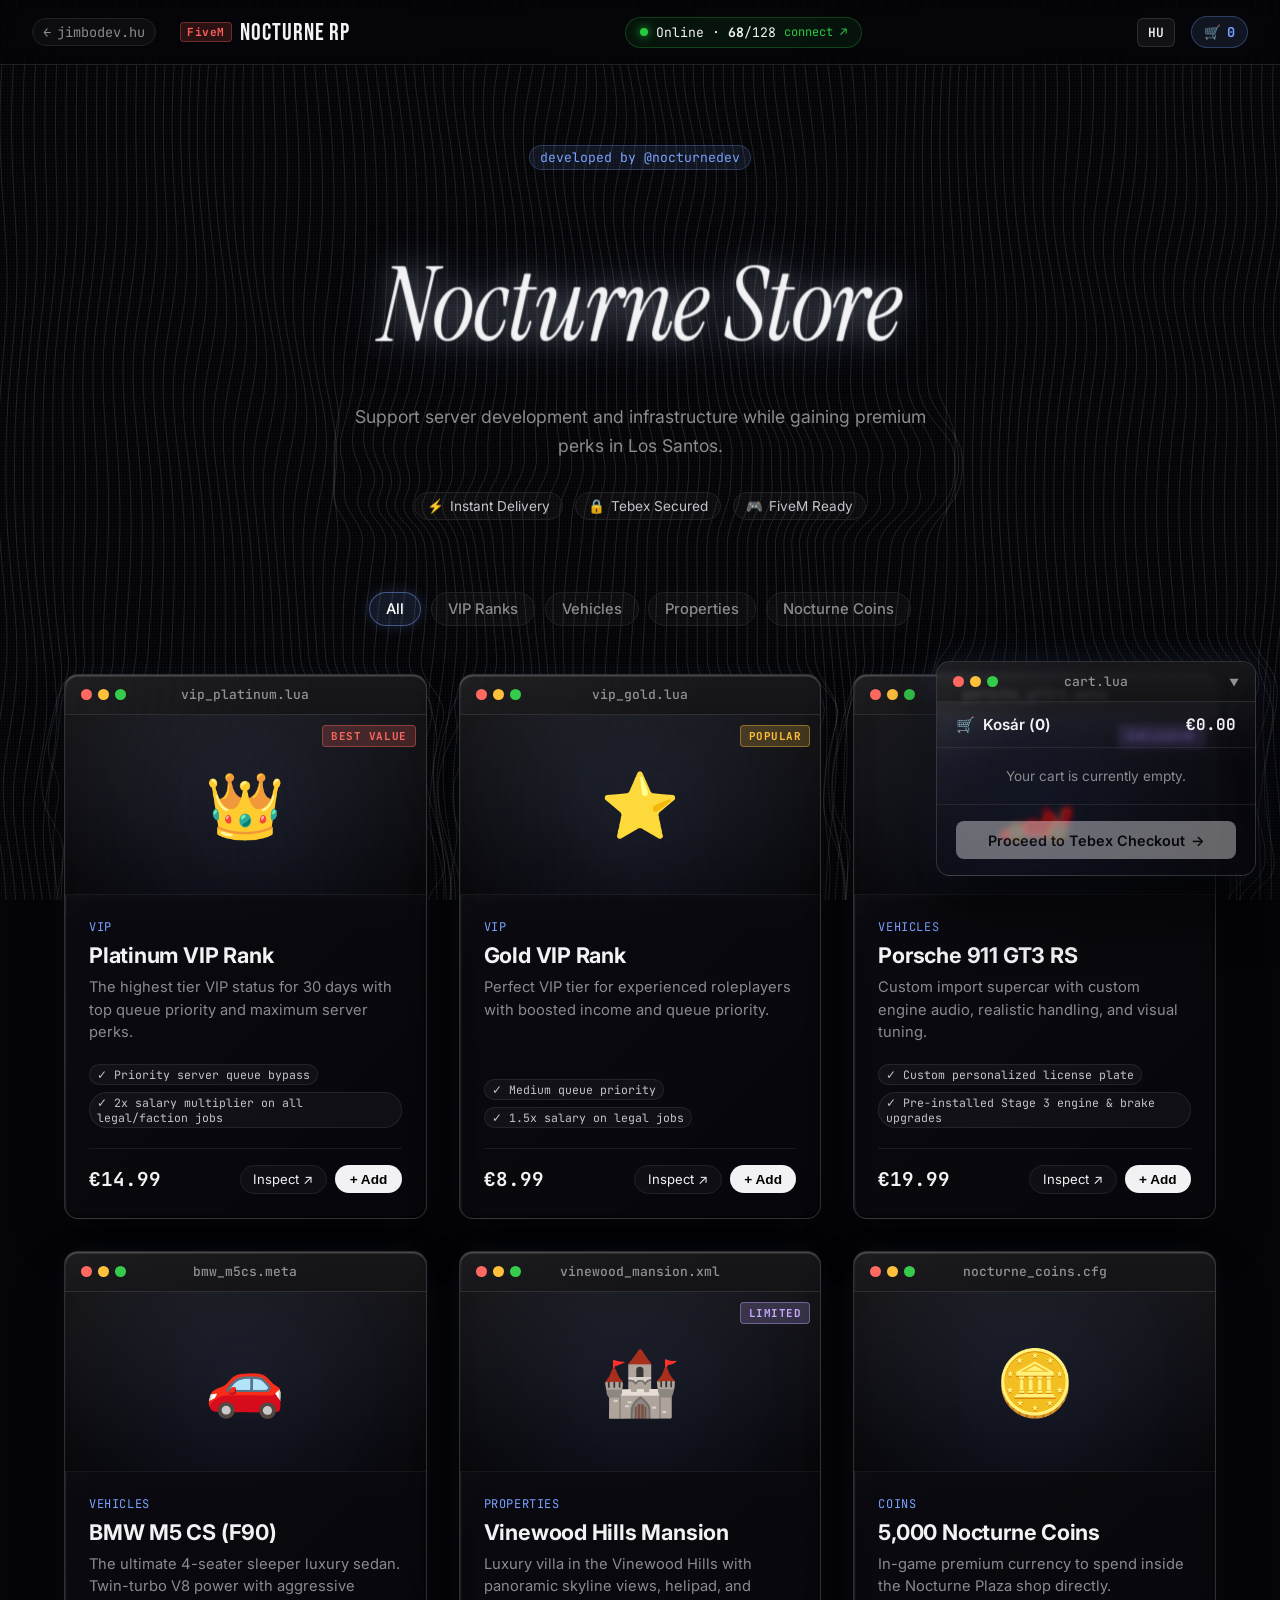
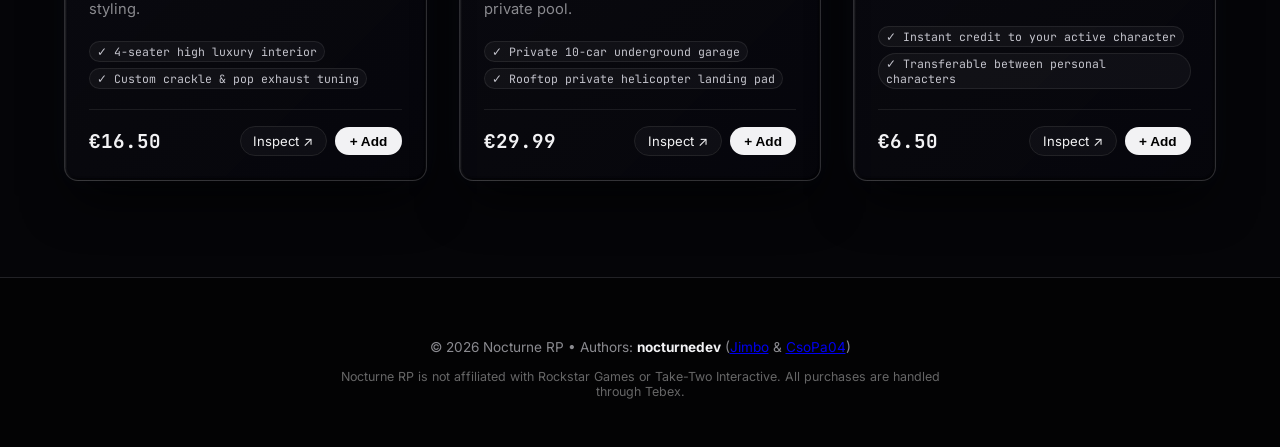
<file: nocturnedev/index.html>
<!DOCTYPE html>
<html lang="en">
<head>
  <meta charset="utf-8">
  <meta name="viewport" content="width=device-width, initial-scale=1">
  <title>Nocturne RP — Webstore &amp; Support | nocturnedev</title>
  <meta name="description" content="Official Nocturne RP FiveM Webstore. Support server development and acquire exclusive VIP ranks, custom vehicles, mansions, and in-game perks.">
  <meta name="keywords" content="Nocturne RP, FiveM store, FiveM shop, FiveM roleplay, VIP ranks, custom cars FiveM, Tebex store, nocturnedev, Jimbo Dev, GTA V RP">
  <meta name="author" content="nocturnedev (Jimbo Dev)">
  <meta name="theme-color" content="#050508">
  <meta name="robots" content="index, follow">

  <meta property="og:type" content="website">
  <meta property="og:url" content="https://jimbodev.hu/nocturnedev/">
  <meta property="og:title" content="Nocturne RP — Official FiveM Webstore | nocturnedev">
  <meta property="og:description" content="Support server development and acquire exclusive VIP ranks, custom vehicles, and in-game perks.">
  <meta property="og:image" content="https://jimbodev.hu/img/suzy.jpg">

  <meta name="twitter:card" content="summary_large_image">
  <meta name="twitter:title" content="Nocturne RP — Official FiveM Webstore">
  <meta name="twitter:description" content="Support server development and acquire exclusive VIP ranks, custom vehicles, and in-game perks.">
  <meta name="twitter:image" content="https://jimbodev.hu/img/suzy.jpg">

  <link rel="icon" type="image/png" href="../img/favicon.png">
  <link rel="preconnect" href="https://fonts.googleapis.com">
  <link rel="preconnect" href="https://fonts.gstatic.com" crossorigin>
  <link href="https://fonts.googleapis.com/css2?family=Bebas+Neue&family=Instrument+Serif:ital@0;1&family=JetBrains+Mono:wght@400;500;600&family=Inter:wght@400;500;600;700&display=swap" rel="stylesheet">
  
  <link rel="stylesheet" href="style.css">
</head>
<body>
  <canvas id="bg-canvas"></canvas>

  <header class="store-header">
    <div class="header-left">
      <a href="../" class="back-link" title="Vissza a portfólióra">
        <span>&larr;</span> <span>jimbodev.hu</span>
      </a>
      <div class="store-brand">
        <span class="brand-badge">FiveM</span>
        <span class="brand-title">NOCTURNE RP</span>
      </div>
    </div>

    <div class="server-status-pill" id="server-status" title="Kattints a csatlakozási parancs másolásához!">
      <span class="status-dot"></span>
      <span class="status-text">Online · <b id="player-count">68</b>/128</span>
      <span class="copy-hint">connect ↗</span>
    </div>

    <div class="header-right">
      <button type="button" class="lang-toggle-btn" id="lang-toggle">EN</button>
      <button type="button" class="cart-trigger-btn" id="header-cart-btn">
        <span>🛒</span>
        <span class="cart-count" id="cart-badge-count">0</span>
      </button>
    </div>
  </header>

  <section class="store-hero">
    <div class="hero-content">
      <span class="hero-author-tag">developed by @nocturnedev</span>
      <div class="store-svg-container">
        <svg viewBox="0 0 920 250" role="img" aria-label="nocturne store">
          <text class="store-signature" x="460" y="185" text-anchor="middle">Nocturne Store</text>
        </svg>
      </div>
      <p class="hero-subtitle" data-i18n="hero_sub">Támogasd a szerver fejlesztését és fenntartását, miközben prémium élményekkel gazdagodsz Los Santosban.</p>
      
      <div class="hero-features">
        <div class="feature-chip"><span>⚡</span> <span data-i18n="feat_instant">Azonnali aktiváció</span></div>
        <div class="feature-chip"><span>🔒</span> <span data-i18n="feat_tebex">Tebex védelem</span></div>
        <div class="feature-chip"><span>🎮</span> <span data-i18n="feat_fivem">FiveM kompatibilis</span></div>
      </div>
    </div>
  </section>

  <main class="store-catalog">
    <div class="catalog-filters">
      <button type="button" class="filter-chip active" data-category="all" data-i18n="cat_all">Összes</button>
      <button type="button" class="filter-chip" data-category="vip" data-i18n="cat_vip">VIP Rangok</button>
      <button type="button" class="filter-chip" data-category="vehicles" data-i18n="cat_vehicles">Járművek</button>
      <button type="button" class="filter-chip" data-category="properties" data-i18n="cat_properties">Ingatlanok</button>
      <button type="button" class="filter-chip" data-category="coins" data-i18n="cat_coins">Nocturne Coin</button>
    </div>

    <div class="product-grid" id="product-grid">
    </div>
  </main>

  <div class="product-modal" id="product-modal" aria-hidden="true" role="dialog">
    <div class="modal-backdrop" id="modal-backdrop"></div>
    <div class="modal-dialog editor">
      <div class="editor-header">
        <div class="mac-btns">
          <button type="button" class="modal-close-mac" id="modal-close-btn"></button>
          <span></span>
          <span></span>
        </div>
        <div class="mac-title" id="modal-mac-title">package_inspect.lua</div>
        <button type="button" class="modal-close-x" id="modal-close-x">&times;</button>
      </div>
      <div class="modal-body" id="modal-body">
      </div>
    </div>
  </div>

  <aside class="floating-cart editor" id="floating-cart">
    <div class="editor-header cart-header" id="cart-toggle-header">
      <div class="mac-btns"><span></span><span></span><span></span></div>
      <div class="mac-title">cart.lua</div>
    </div>
    <div class="cart-pill-header">
      <div class="cart-title-row">
        <span class="cart-icon">🛒</span>
        <span class="cart-text">Kosár (<b id="cart-item-count">0</b>)</span>
      </div>
      <span class="cart-total-price" id="cart-total-price">0 Ft</span>
    </div>
    <div class="cart-body-wrapper" id="cart-body-wrapper">
      <div class="cart-items-preview" id="cart-items-preview">
        <p class="cart-empty-text" data-i18n="cart_empty">A kosarad jelenleg üres.</p>
      </div>
      <div class="cart-actions">
        <button type="button" class="checkout-btn" id="checkout-btn" disabled>
          <span data-i18n="checkout_btn">Tovább a Tebex fizetéshez</span> <span>&rarr;</span>
        </button>
      </div>
    </div>
  </aside>

  <div class="toast-notification" id="toast-notify"></div>

  <footer class="store-footer">
    <p>© 2026 Nocturne RP • Authors: <b>nocturnedev</b> (<a href="https://jimbodev.hu" target="_blank" rel="noopener noreferrer">Jimbo</a> & <a href="https://csopa04.hu" target="_blank" rel="noopener noreferrer">CsoPa04</a>)</p>
    <p class="footer-disclaimer" data-i18n="footer_disc">A Nocturne RP nem áll kapcsolatban a Rockstar Games-szel vagy a Take-Two Interactive-val. Minden vásárlás a Tebex ÁSZF hatálya alá tartozik.</p>
  </footer>

  <script src="script.js"></script>
</body>
</html>
</file>
<file: nocturnedev/style.css>
:root {
  --mono: 'JetBrains Mono', ui-monospace, monospace;
  --display: 'Bebas Neue', Impact, sans-serif;
  --body: 'Inter', -apple-system, BlinkMacSystemFont, sans-serif;
  --bg: #050508;
  --fg: #f2f2f4;
  --muted: #8a8a8f;
  --line: #222226;
  --k: #7aa2ff;
  --accent: #9fd6c8;
  --purple: #c4a7ff;
  --gold: #ffbd2e;
  --danger: #ff5f56;
  --success: #27c93f;
}

* { box-sizing: border-box; }
html { scroll-behavior: smooth; }
body {
  margin: 0;
  background: var(--bg);
  color: var(--fg);
  font-family: var(--body);
  overflow-x: hidden;
  -webkit-font-smoothing: antialiased;
  min-height: 100vh;
  display: flex;
  flex-direction: column;
}

/* Background grid dots and canvas */
body::before {
  content: "";
  position: fixed;
  top: 0;
  left: 0;
  width: 100vw;
  height: 100vh;
  background-image: radial-gradient(rgba(255, 255, 255, 0.08) 1px, transparent 1px);
  background-size: 3px 3px;
  pointer-events: none;
  z-index: -1;
  opacity: 0.65;
}

#bg-canvas {
  position: fixed;
  top: 0;
  left: 0;
  width: 100vw;
  height: 100vh;
  z-index: -2;
  pointer-events: none;
}

/* --- Shared Liquid Glass & Editor Windows --- */
.editor {
  position: relative;
  border-radius: 14px;
  background: linear-gradient(135deg, rgba(255, 255, 255, 0.06) 0%, rgba(14, 14, 20, 0.5) 30%, rgba(7, 7, 12, 0.65) 100%);
  -webkit-backdrop-filter: blur(3px) saturate(175%) brightness(108%);
  backdrop-filter: blur(3px) saturate(175%) brightness(108%);
  border: 1px solid rgba(255, 255, 255, 0.16);
  box-shadow: 
    0 25px 50px -10px rgba(0, 0, 0, 0.8),
    0 0 30px -5px rgba(122, 162, 255, 0.08),
    inset 0 1.5px 1px 0 rgba(255, 255, 255, 0.35),
    inset 0 -1.5px 2px 0 rgba(0, 0, 0, 0.65),
    inset 1px 0 2px 0 rgba(255, 255, 255, 0.12),
    inset -1px 0 2px 0 rgba(0, 0, 0, 0.45);
  overflow: hidden;
}

.editor::after {
  content: '';
  position: absolute;
  top: 0;
  left: 0;
  right: 0;
  height: 48%;
  background: linear-gradient(180deg, rgba(255, 255, 255, 0.07) 0%, rgba(255, 255, 255, 0.01) 75%, transparent 100%);
  border-radius: inherit;
  pointer-events: none;
  z-index: 1;
  clip-path: ellipse(130% 100% at 50% 0%);
}

.editor-header {
  display: flex;
  align-items: center;
  padding: 0.7rem 1rem;
  border-bottom: 1px solid var(--line);
  position: relative;
  background: rgba(0, 0, 0, 0.4);
}

.mac-btns {
  display: flex;
  gap: 6px;
  position: absolute;
}
.mac-btns span,
.mac-btns button {
  width: 11px;
  height: 11px;
  border-radius: 50%;
  border: none;
  padding: 0;
}
.mac-btns span:nth-child(1), .mac-btns button { background: #ff5f56; cursor: pointer; }
.mac-btns span:nth-child(2) { background: #ffbd2e; }
.mac-btns span:nth-child(3) { background: #27c93f; }
.mac-title {
  width: 100%;
  text-align: center;
  color: var(--muted);
  font: 13px var(--mono);
  font-weight: 500;
}

/* --- Header --- */
.store-header {
  position: sticky;
  top: 0;
  z-index: 100;
  display: flex;
  align-items: center;
  justify-content: space-between;
  padding: 1rem 2rem;
  background: rgba(5, 5, 8, 0.75);
  -webkit-backdrop-filter: blur(12px);
  backdrop-filter: blur(12px);
  border-bottom: 1px solid var(--line);
}

.header-left {
  display: flex;
  align-items: center;
  gap: 1.5rem;
}

.back-link {
  display: inline-flex;
  align-items: center;
  gap: 6px;
  color: var(--muted);
  text-decoration: none;
  font-family: var(--mono);
  font-size: 0.85rem;
  padding: 4px 10px;
  border-radius: 999px;
  background: rgba(255, 255, 255, 0.03);
  border: 1px solid var(--line);
  transition: all 0.2s ease;
}
.back-link:hover {
  color: var(--fg);
  border-color: rgba(255, 255, 255, 0.3);
  background: rgba(255, 255, 255, 0.08);
}

.store-brand {
  display: flex;
  align-items: center;
  gap: 8px;
}
.brand-badge {
  font-family: var(--mono);
  font-size: 0.7rem;
  font-weight: 700;
  padding: 2px 6px;
  background: rgba(255, 95, 86, 0.15);
  color: #ff5f56;
  border: 1px solid rgba(255, 95, 86, 0.35);
  border-radius: 4px;
  letter-spacing: 0.05em;
}
.brand-title {
  font-family: var(--display);
  font-size: 1.5rem;
  letter-spacing: 0.04em;
  color: var(--fg);
}

/* FiveM Live Server Status Pill */
.server-status-pill {
  display: flex;
  align-items: center;
  gap: 8px;
  padding: 6px 14px;
  border-radius: 999px;
  background: rgba(39, 201, 63, 0.08);
  border: 1px solid rgba(39, 201, 63, 0.25);
  cursor: pointer;
  transition: all 0.2s ease;
}
.server-status-pill:hover {
  background: rgba(39, 201, 63, 0.16);
  border-color: rgba(39, 201, 63, 0.5);
  transform: translateY(-1px);
}
.status-dot {
  width: 8px;
  height: 8px;
  border-radius: 50%;
  background: #27c93f;
  box-shadow: 0 0 10px #27c93f;
  animation: pulseDot 2s infinite;
}
@keyframes pulseDot {
  0%, 100% { opacity: 1; transform: scale(1); }
  50% { opacity: 0.6; transform: scale(0.85); }
}
.status-text {
  font-family: var(--mono);
  font-size: 0.82rem;
  color: var(--fg);
}
.copy-hint {
  font-family: var(--mono);
  font-size: 0.75rem;
  color: #27c93f;
}

.header-right {
  display: flex;
  align-items: center;
  gap: 1rem;
}
.lang-toggle-btn {
  background: rgba(255, 255, 255, 0.05);
  border: 1px solid rgba(255, 255, 255, 0.12);
  color: var(--fg);
  font-family: var(--mono);
  font-size: 0.8rem;
  font-weight: 600;
  border-radius: 6px;
  padding: 5px 10px;
  cursor: pointer;
  transition: all 0.2s ease;
}
.lang-toggle-btn:hover {
  background: rgba(255, 255, 255, 0.12);
}
.cart-trigger-btn {
  display: flex;
  align-items: center;
  gap: 6px;
  padding: 6px 12px;
  border-radius: 999px;
  background: rgba(122, 162, 255, 0.1);
  border: 1px solid rgba(122, 162, 255, 0.3);
  color: var(--fg);
  cursor: pointer;
  font-family: var(--mono);
  font-size: 0.85rem;
  transition: all 0.2s ease;
}
.cart-trigger-btn:hover {
  background: rgba(122, 162, 255, 0.2);
  border-color: rgba(122, 162, 255, 0.5);
}
.cart-count {
  font-weight: 700;
  color: var(--k);
}

/* --- Hero --- */
.store-hero {
  padding: 5rem 1.5rem 3rem;
  text-align: center;
}
.hero-content {
  max-width: 800px;
  margin: 0 auto;
}
.hero-author-tag {
  font-family: var(--mono);
  font-size: 0.82rem;
  color: var(--k);
  padding: 3px 10px;
  background: rgba(122, 162, 255, 0.1);
  border: 1px solid rgba(122, 162, 255, 0.25);
  border-radius: 999px;
  display: inline-block;
  margin-bottom: 0.5rem;
}

/* 1/1 Exact Hand-drawn Signature Animation (like hello on main page) */
.store-svg-container {
  display: flex;
  justify-content: center;
  align-items: center;
  margin: 0 auto;
  width: 100%;
}
.store-svg-container svg {
  width: min(92vw, 820px);
  height: auto;
  overflow: visible;
  perspective: 1000px;
}
.store-signature {
  font-family: 'Instrument Serif', Georgia, serif;
  font-style: italic;
  font-size: 115px;
  letter-spacing: -0.01em;
  fill: transparent;
  stroke: var(--fg);
  stroke-width: 1.8;
  stroke-linecap: round;
  stroke-linejoin: round;
  stroke-dasharray: 1000;
  stroke-dashoffset: 1000;
  animation: drawStore 2.8s cubic-bezier(0.45, 0, 0.25, 1) 0.3s forwards, fillStore 0.9s ease 2.7s forwards;
}

@keyframes drawStore {
  to { stroke-dashoffset: 0; }
}

@keyframes fillStore {
  to {
    fill: var(--fg);
    stroke-width: 0;
    filter: drop-shadow(0 0 15px rgba(242, 242, 244, 0.35)) drop-shadow(0 0 30px rgba(122, 162, 255, 0.25));
  }
}

.hero-subtitle {
  color: var(--muted);
  font-size: 1.1rem;
  line-height: 1.6;
  max-width: 600px;
  margin: 0.5rem auto 2rem;
  opacity: 0;
  animation: showSub 1s ease 3.8s forwards;
}

@keyframes showSub {
  to { opacity: 1; }
}
.hero-features {
  display: flex;
  justify-content: center;
  flex-wrap: wrap;
  gap: 0.75rem;
}
.feature-chip {
  display: flex;
  align-items: center;
  gap: 6px;
  font-size: 0.85rem;
  color: #c4c4cc;
  padding: 5px 12px;
  background: rgba(255, 255, 255, 0.03);
  border: 1px solid var(--line);
  border-radius: 999px;
}

/* --- Catalog & Filter Chipek --- */
.store-catalog {
  max-width: 1200px;
  width: 100%;
  margin: 0 auto;
  padding: 1.5rem 1.5rem 6rem;
  flex: 1;
}

.catalog-filters {
  display: flex;
  justify-content: center;
  flex-wrap: wrap;
  gap: 0.6rem;
  margin-bottom: 3rem;
}

.filter-chip {
  padding: 0.45rem 1rem;
  border-radius: 999px;
  border: 1px solid var(--line);
  background: rgba(255, 255, 255, 0.03);
  color: var(--muted);
  font-family: inherit;
  font-size: 0.92rem;
  font-weight: 500;
  cursor: pointer;
  transition: all 0.2s ease;
}
.filter-chip:hover {
  color: var(--fg);
  border-color: rgba(255, 255, 255, 0.25);
  background: rgba(255, 255, 255, 0.06);
}
.filter-chip.active {
  background: rgba(122, 162, 255, 0.12);
  color: #fff;
  border-color: rgba(122, 162, 255, 0.45);
  box-shadow: 0 0 14px rgba(122, 162, 255, 0.2);
}

/* --- Product Grid --- */
.product-grid {
  display: grid;
  grid-template-columns: repeat(auto-fill, minmax(320px, 1fr));
  gap: 2rem;
}

.product-card {
  display: flex;
  flex-direction: column;
  transition: transform 0.35s cubic-bezier(0.2, 0.8, 0.2, 1), border-color 0.3s ease, box-shadow 0.3s ease;
}
.product-card:hover {
  transform: translateY(-6px);
  border-color: rgba(255, 255, 255, 0.35);
  box-shadow: 0 20px 40px rgba(0, 0, 0, 0.8), 0 0 30px rgba(122, 162, 255, 0.15);
}

.card-visual {
  position: relative;
  height: 180px;
  background: radial-gradient(circle at center, rgba(122, 162, 255, 0.08) 0%, rgba(5, 5, 8, 0.8) 100%);
  display: flex;
  align-items: center;
  justify-content: center;
  border-bottom: 1px solid rgba(255, 255, 255, 0.06);
  font-size: 4rem;
  overflow: hidden;
}
.card-badge {
  position: absolute;
  top: 10px;
  right: 10px;
  font-family: var(--mono);
  font-size: 0.68rem;
  font-weight: 700;
  padding: 3px 8px;
  border-radius: 4px;
  text-transform: uppercase;
  letter-spacing: 0.05em;
}
.badge-hot {
  background: rgba(255, 95, 86, 0.2);
  color: #ff5f56;
  border: 1px solid rgba(255, 95, 86, 0.4);
}
.badge-vip {
  background: rgba(255, 189, 46, 0.2);
  color: #ffbd2e;
  border: 1px solid rgba(255, 189, 46, 0.4);
}
.badge-exclusive {
  background: rgba(196, 167, 255, 0.2);
  color: #c4a7ff;
  border: 1px solid rgba(196, 167, 255, 0.4);
}

.card-body {
  padding: 1.5rem;
  display: flex;
  flex-direction: column;
  flex: 1;
}
.card-category {
  font-family: var(--mono);
  font-size: 0.75rem;
  color: var(--k);
  text-transform: uppercase;
  margin-bottom: 0.4rem;
  letter-spacing: 0.05em;
}
.card-title {
  font-size: 1.35rem;
  font-weight: 700;
  margin: 0 0 0.5rem;
  letter-spacing: -0.01em;
}
.card-desc {
  color: var(--muted);
  font-size: 0.92rem;
  line-height: 1.55;
  margin: 0 0 1.25rem;
  flex: 1;
}

.card-meta-perks {
  display: flex;
  flex-wrap: wrap;
  gap: 0.4rem;
  margin-bottom: 1.25rem;
}
.perk-pill {
  font-family: var(--mono);
  font-size: 0.72rem;
  color: #c4c4cc;
  padding: 2px 7px;
  border-radius: 999px;
  background: rgba(255, 255, 255, 0.04);
  border: 1px solid rgba(255, 255, 255, 0.08);
}

.card-footer {
  display: flex;
  align-items: center;
  justify-content: space-between;
  padding-top: 1rem;
  border-top: 1px solid rgba(255, 255, 255, 0.08);
  margin-top: auto;
}
.card-price {
  font-family: var(--mono);
  font-size: 1.2rem;
  font-weight: 700;
  color: var(--fg);
}
.card-actions {
  display: flex;
  align-items: center;
  gap: 0.5rem;
}
.card-detail-btn {
  background: rgba(255, 255, 255, 0.03);
  border: 1px solid var(--line);
  padding: 0.35rem 0.8rem;
  border-radius: 999px;
  font-size: 0.82rem;
  color: var(--fg);
  cursor: pointer;
  font-family: inherit;
  transition: all 0.2s ease;
}
.card-detail-btn:hover {
  background: rgba(255, 255, 255, 0.08);
  border-color: rgba(255, 255, 255, 0.3);
}
.card-add-btn {
  background: var(--fg);
  color: #000;
  border: none;
  padding: 0.4rem 0.9rem;
  border-radius: 999px;
  font-size: 0.85rem;
  font-weight: 600;
  cursor: pointer;
  display: inline-flex;
  align-items: center;
  gap: 4px;
  transition: all 0.2s ease;
}
.card-add-btn:hover {
  background: #fff;
  transform: translateY(-1px);
  box-shadow: 0 4px 12px rgba(255, 255, 255, 0.25);
}

/* --- Product Details Modal --- */
.product-modal {
  position: fixed;
  inset: 0;
  z-index: 500;
  display: flex;
  align-items: center;
  justify-content: center;
  padding: 1.5rem;
  opacity: 0;
  pointer-events: none;
  transition: opacity 0.3s ease;
}
.product-modal.active {
  opacity: 1;
  pointer-events: auto;
}
.modal-backdrop {
  position: absolute;
  inset: 0;
  background: rgba(0, 0, 0, 0.8);
  -webkit-backdrop-filter: blur(12px);
  backdrop-filter: blur(12px);
  cursor: pointer;
}
.modal-dialog {
  position: relative;
  z-index: 2;
  width: 100%;
  max-width: 620px;
  max-height: 85vh;
  display: flex;
  flex-direction: column;
  transform: translateY(20px) scale(0.96);
  transition: transform 0.35s cubic-bezier(0.16, 1, 0.3, 1);
}
.product-modal.active .modal-dialog {
  transform: translateY(0) scale(1);
}
.modal-close-x {
  position: absolute;
  right: 1rem;
  background: none;
  border: none;
  color: var(--muted);
  font-size: 1.4rem;
  cursor: pointer;
  line-height: 1;
}
.modal-close-x:hover { color: var(--fg); }
.modal-body {
  padding: 2rem;
  overflow-y: auto;
}
.modal-perk-list {
  list-style: none;
  padding: 0;
  margin: 1.5rem 0;
  display: flex;
  flex-direction: column;
  gap: 0.6rem;
}
.modal-perk-item {
  display: flex;
  align-items: flex-start;
  gap: 10px;
  font-size: 0.95rem;
  color: #d1d1d6;
  line-height: 1.4;
}
.modal-perk-item span.check {
  color: #27c93f;
  font-weight: 700;
}
.modal-footer {
  display: flex;
  align-items: center;
  justify-content: space-between;
  margin-top: 2rem;
  padding-top: 1.25rem;
  border-top: 1px solid var(--line);
}

/* --- Floating Cart (Collapsible Spotify-style) --- */
.floating-cart {
  position: fixed;
  bottom: 1.5rem;
  right: 1.5rem;
  z-index: 300;
  width: 320px;
  box-shadow: 0 25px 60px rgba(0, 0, 0, 0.9), 0 0 30px rgba(122, 162, 255, 0.15);
  transition: all 0.3s cubic-bezier(0.16, 1, 0.3, 1);
}

.cart-header {
  cursor: pointer;
  user-select: none;
}

.cart-header::after {
  content: "▼";
  position: absolute;
  right: 1rem;
  color: var(--muted);
  font-size: 10px;
  transition: transform 0.25s ease;
  pointer-events: none;
}

.floating-cart.collapsed .cart-header::after {
  transform: rotate(180deg);
}

.floating-cart.collapsed .cart-body-wrapper {
  display: none !important;
}

.cart-pill-header {
  padding: 0.75rem 1.2rem;
  display: flex;
  align-items: center;
  justify-content: space-between;
  border-bottom: 1px solid rgba(255, 255, 255, 0.08);
}
.cart-title-row {
  display: flex;
  align-items: center;
  gap: 8px;
  font-size: 0.95rem;
  font-weight: 600;
}
.cart-total-price {
  font-family: var(--mono);
  font-weight: 700;
  color: var(--fg);
}
.cart-body-wrapper {
  display: flex;
  flex-direction: column;
}
.cart-items-preview {
  max-height: 180px;
  overflow-y: auto;
  padding: 0.75rem 1.2rem;
  display: flex;
  flex-direction: column;
  gap: 0.5rem;
}
.cart-empty-text {
  color: var(--muted);
  font-size: 0.85rem;
  margin: 0.5rem 0;
  text-align: center;
}
.cart-item-row {
  display: flex;
  align-items: center;
  justify-content: space-between;
  font-size: 0.85rem;
  gap: 8px;
}
.cart-item-remove {
  background: none;
  border: none;
  color: #ff5f56;
  cursor: pointer;
  padding: 0 4px;
}
.cart-actions {
  padding: 1rem 1.2rem;
  border-top: 1px solid rgba(255, 255, 255, 0.08);
}
.checkout-btn {
  width: 100%;
  padding: 0.65rem 1rem;
  border-radius: 8px;
  background: var(--fg);
  color: #000;
  font-family: inherit;
  font-weight: 600;
  font-size: 0.9rem;
  border: none;
  cursor: pointer;
  display: flex;
  align-items: center;
  justify-content: center;
  gap: 6px;
  transition: all 0.2s ease;
}
.checkout-btn:hover:not(:disabled) {
  background: #fff;
  transform: translateY(-1px);
}
.checkout-btn:disabled {
  opacity: 0.4;
  cursor: not-allowed;
}

/* Toast */
.toast-notification {
  position: fixed;
  bottom: 2rem;
  left: 50%;
  transform: translateX(-50%) translateY(50px);
  background: rgba(10, 10, 14, 0.95);
  color: var(--fg);
  padding: 0.7rem 1.4rem;
  border-radius: 999px;
  border: 1px solid var(--line);
  font-family: var(--mono);
  font-size: 13px;
  opacity: 0;
  pointer-events: none;
  z-index: 1000;
  transition: all 0.3s cubic-bezier(0.16, 1, 0.3, 1);
  backdrop-filter: blur(10px);
}
.toast-notification.show {
  transform: translateX(-50%) translateY(0);
  opacity: 1;
}

/* Footer */
.store-footer {
  text-align: center;
  padding: 3rem 1.5rem;
  border-top: 1px solid var(--line);
  background: rgba(0, 0, 0, 0.4);
  color: var(--muted);
  font-size: 0.85rem;
  margin-top: auto;
}
.store-footer b { color: var(--fg); }
.footer-disclaimer {
  max-width: 600px;
  margin: 0.5rem auto 0;
  font-size: 0.78rem;
  color: #666;
}

@media (max-width: 650px) {
  .store-header { padding: 0.8rem 1rem; }
  .header-left { gap: 0.75rem; }
  .server-status-pill .copy-hint { display: none; }
  .floating-cart { left: 1rem; right: 1rem; width: auto; bottom: 1rem; }
  .catalog-filters { justify-content: flex-start; overflow-x: auto; padding-bottom: 0.5rem; }
}

/* --- Seamless Liquid Glass Page Transition Overlay --- */
.page-transition-curtain {
  position: fixed;
  inset: 0;
  z-index: 99999;
  background: radial-gradient(circle at center, rgba(14, 14, 20, 0.96) 0%, rgba(5, 5, 8, 0.99) 100%);
  -webkit-backdrop-filter: blur(25px);
  backdrop-filter: blur(25px);
  display: flex;
  flex-direction: column;
  align-items: center;
  justify-content: center;
  gap: 1.2rem;
  opacity: 0;
  pointer-events: none;
  transition: opacity 0.45s cubic-bezier(0.16, 1, 0.3, 1);
}

.page-transition-curtain.active {
  opacity: 1;
  pointer-events: auto;
}

.transition-spinner {
  width: 44px;
  height: 44px;
  border-radius: 50%;
  border: 2px solid rgba(255, 255, 255, 0.08);
  border-top-color: var(--k);
  border-right-color: var(--purple);
  box-shadow: 0 0 25px rgba(122, 162, 255, 0.25);
  animation: spinCurtain 0.8s linear infinite;
}

.transition-text {
  font-family: var(--mono);
  font-size: 0.85rem;
  letter-spacing: 0.08em;
  color: var(--fg);
  text-transform: uppercase;
  opacity: 0.85;
}

@keyframes spinCurtain {
  to { transform: rotate(360deg); }
}
</file>
